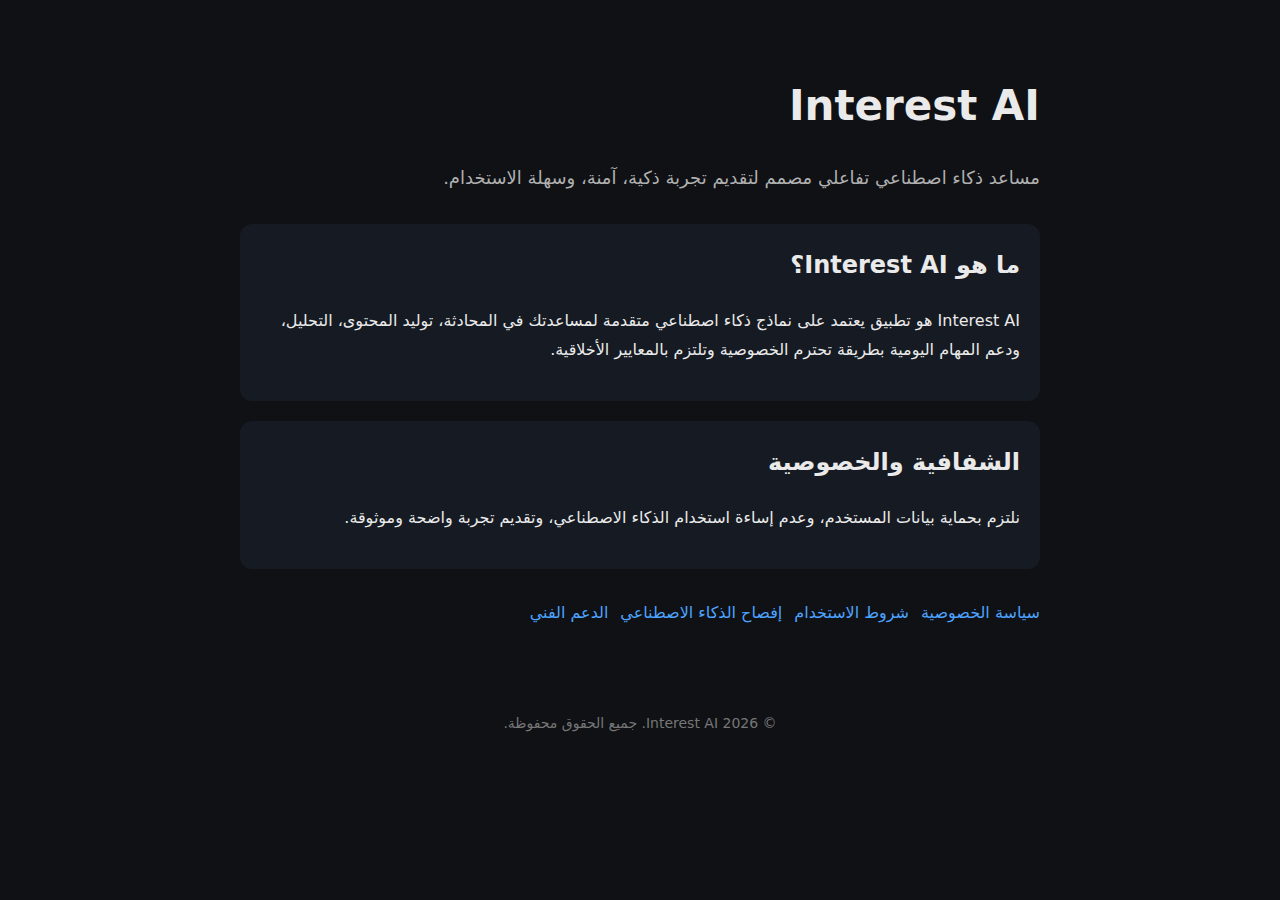
<file: index.html>
<!DOCTYPE html>
<html lang="ar" dir="rtl">
<head>
  <meta charset="UTF-8" />
  <meta name="viewport" content="width=device-width, initial-scale=1.0"/>
  <title>Interest AI</title>

  <!-- SEO -->
  <meta name="description" content="Interest AI هو تطبيق ذكاء اصطناعي تفاعلي يساعدك في المحادثة، التحليل، والإبداع بشكل آمن وحديث." />
  <meta name="robots" content="index, follow" />

  <!-- Styles -->
  <link rel="stylesheet" href="assets/style.css" />
</head>
<body>

  <main class="container">
    <h1>Interest AI</h1>
    <p class="subtitle">
      مساعد ذكاء اصطناعي تفاعلي مصمم لتقديم تجربة ذكية، آمنة، وسهلة الاستخدام.
    </p>

    <section class="card">
      <h2>ما هو Interest AI؟</h2>
      <p>
        Interest AI هو تطبيق يعتمد على نماذج ذكاء اصطناعي متقدمة لمساعدتك في
        المحادثة، توليد المحتوى، التحليل، ودعم المهام اليومية بطريقة تحترم الخصوصية
        وتلتزم بالمعايير الأخلاقية.
      </p>
    </section>

    <section class="card">
      <h2>الشفافية والخصوصية</h2>
      <p>
        نلتزم بحماية بيانات المستخدم، وعدم إساءة استخدام الذكاء الاصطناعي،
        وتقديم تجربة واضحة وموثوقة.
      </p>
    </section>

    <section class="links">
      <a href="privacy.html">سياسة الخصوصية</a>
      <a href="terms.html">شروط الاستخدام</a>
      <a href="ai-disclosure.html">إفصاح الذكاء الاصطناعي</a>
      <a href="support.html">الدعم الفني</a>
    </section>
  </main>

  <footer>
    <p>© 2026 Interest AI. جميع الحقوق محفوظة.</p>
  </footer>

</body>
</html>
</file>
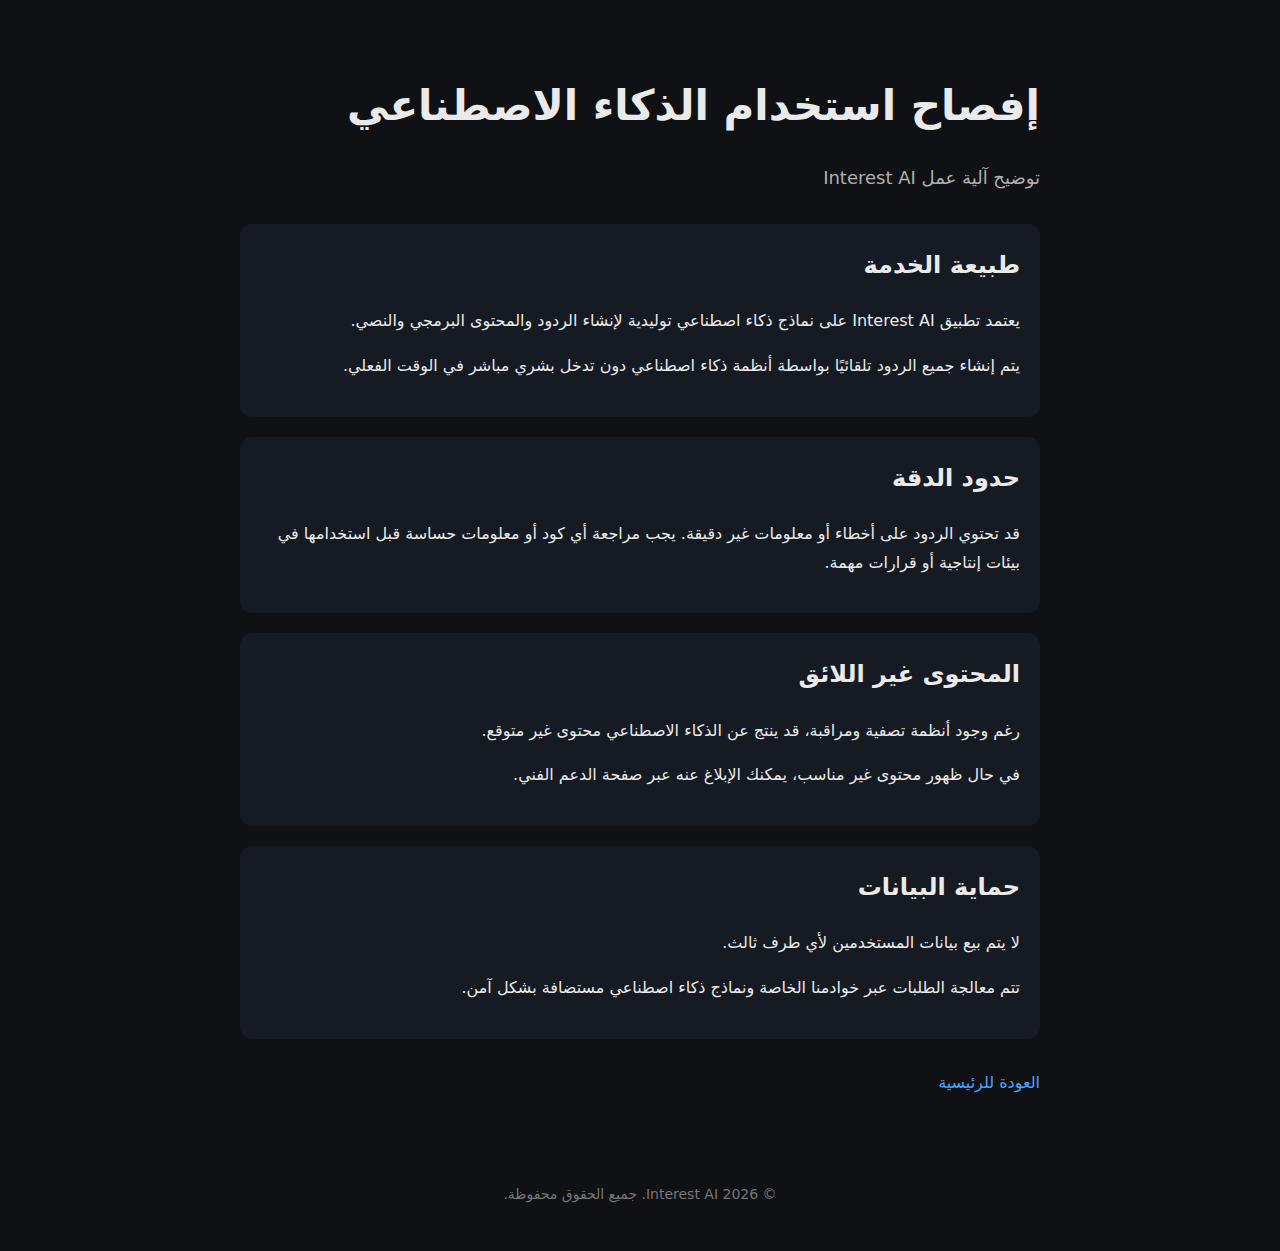
<file: ai-disclosure.html>
<!DOCTYPE html>
<html lang="ar" dir="rtl">
<head>
  <meta charset="UTF-8" />
  <meta name="viewport" content="width=device-width, initial-scale=1.0"/>
  <title>إفصاح الذكاء الاصطناعي - Interest AI</title>
  <link rel="stylesheet" href="assets/style.css" />
</head>
<body>

<main class="container">

  <h1>إفصاح استخدام الذكاء الاصطناعي</h1>
  <p class="subtitle">توضيح آلية عمل Interest AI</p>

  <section class="card">
    <h2>طبيعة الخدمة</h2>
    <p>
      يعتمد تطبيق Interest AI على نماذج ذكاء اصطناعي توليدية
      لإنشاء الردود والمحتوى البرمجي والنصي.
    </p>
    <p>
      يتم إنشاء جميع الردود تلقائيًا بواسطة أنظمة ذكاء اصطناعي
      دون تدخل بشري مباشر في الوقت الفعلي.
    </p>
  </section>

  <section class="card">
    <h2>حدود الدقة</h2>
    <p>
      قد تحتوي الردود على أخطاء أو معلومات غير دقيقة.
      يجب مراجعة أي كود أو معلومات حساسة قبل استخدامها
      في بيئات إنتاجية أو قرارات مهمة.
    </p>
  </section>

  <section class="card">
    <h2>المحتوى غير اللائق</h2>
    <p>
      رغم وجود أنظمة تصفية ومراقبة، قد ينتج عن الذكاء الاصطناعي
      محتوى غير متوقع.
    </p>
    <p>
      في حال ظهور محتوى غير مناسب،
      يمكنك الإبلاغ عنه عبر صفحة الدعم الفني.
    </p>
  </section>

  <section class="card">
    <h2>حماية البيانات</h2>
    <p>
      لا يتم بيع بيانات المستخدمين لأي طرف ثالث.
    </p>
    <p>
      تتم معالجة الطلبات عبر خوادمنا الخاصة
      ونماذج ذكاء اصطناعي مستضافة بشكل آمن.
    </p>
  </section>

  <div class="links">
    <a href="index.html">العودة للرئيسية</a>
  </div>

</main>

<footer>
  <p>© 2026 Interest AI. جميع الحقوق محفوظة.</p>
</footer>

</body>
</html>
</file>
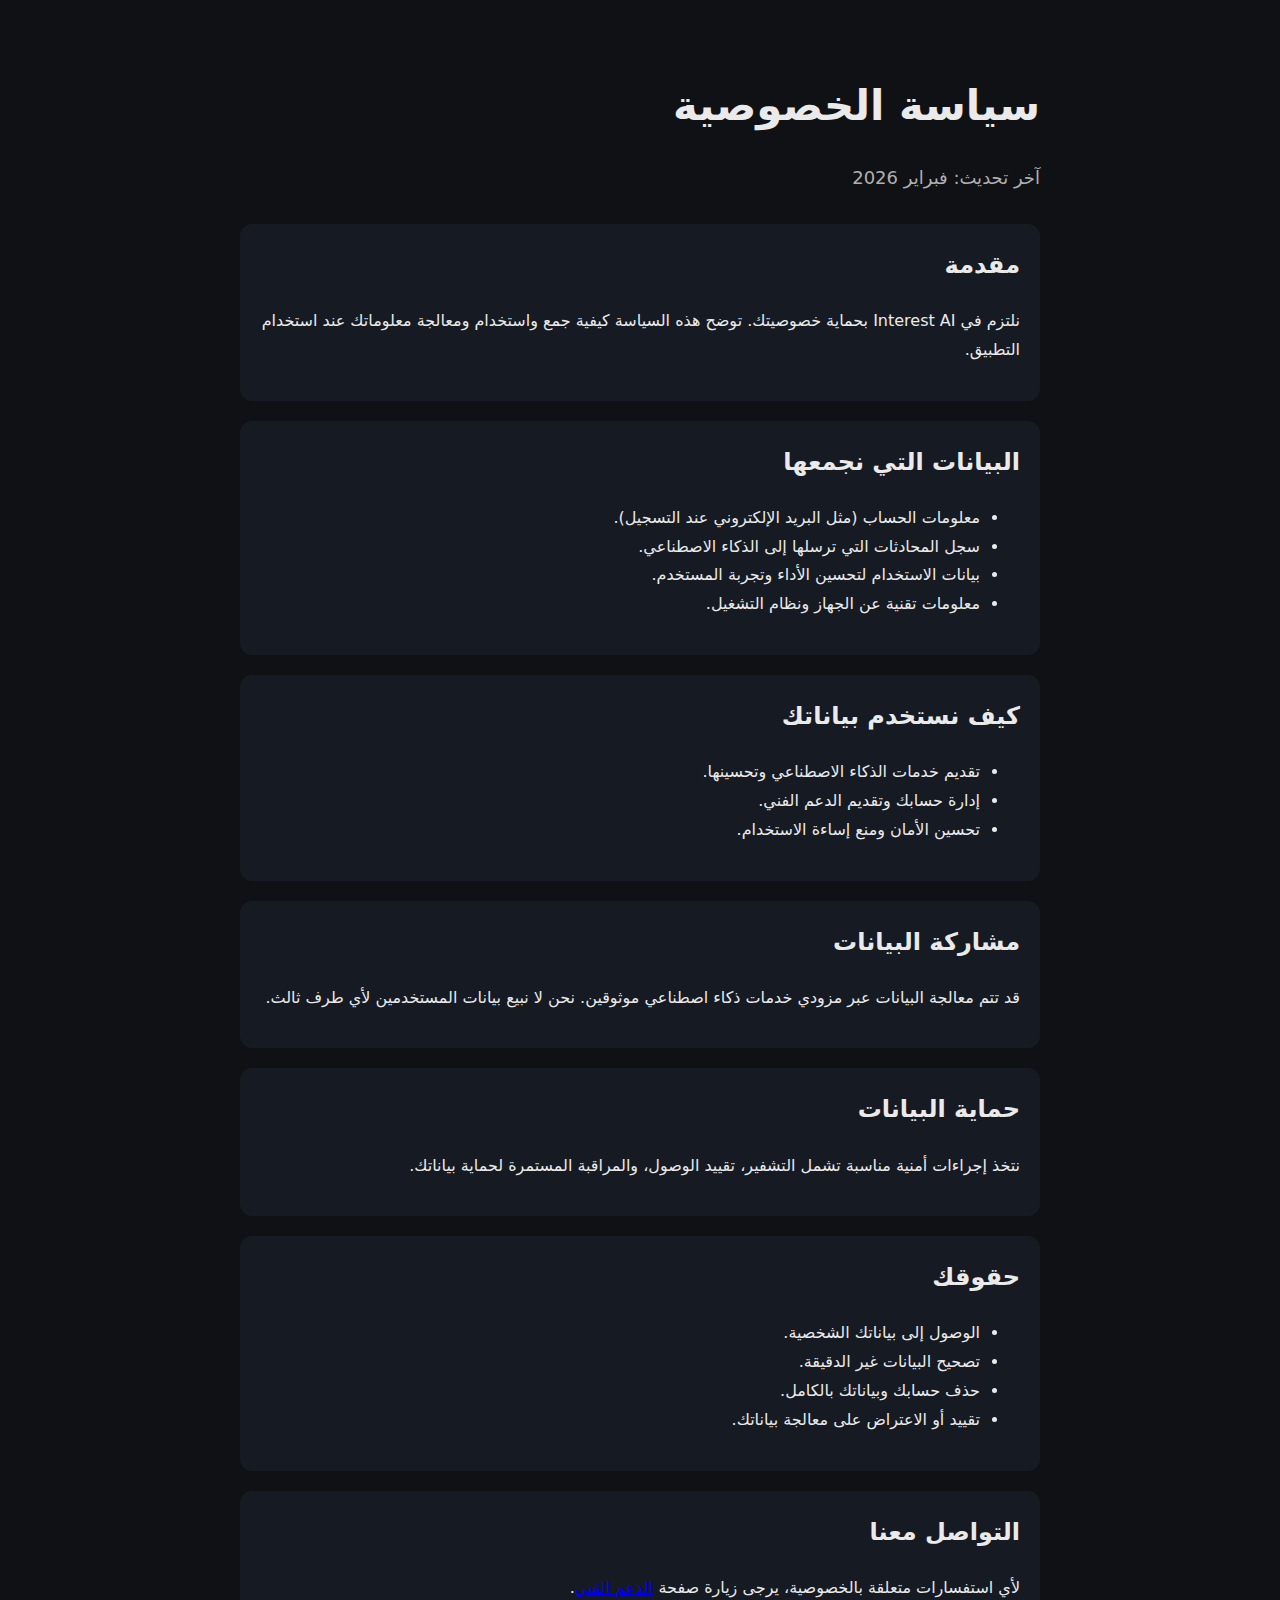
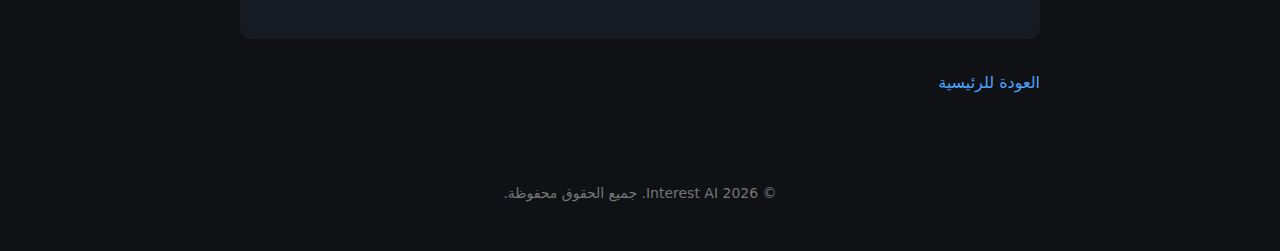
<file: privacy.html>
<!DOCTYPE html>
<html lang="ar" dir="rtl">
<head>
  <meta charset="UTF-8" />
  <meta name="viewport" content="width=device-width, initial-scale=1.0"/>
  <title>سياسة الخصوصية - Interest AI</title>
  <link rel="stylesheet" href="assets/style.css" />
</head>
<body>

<main class="container">

  <h1>سياسة الخصوصية</h1>
  <p class="subtitle">آخر تحديث: فبراير 2026</p>

  <section class="card">
    <h2>مقدمة</h2>
    <p>
      نلتزم في Interest AI بحماية خصوصيتك. توضح هذه السياسة كيفية جمع
      واستخدام ومعالجة معلوماتك عند استخدام التطبيق.
    </p>
  </section>

  <section class="card">
    <h2>البيانات التي نجمعها</h2>
    <ul>
      <li>معلومات الحساب (مثل البريد الإلكتروني عند التسجيل).</li>
      <li>سجل المحادثات التي ترسلها إلى الذكاء الاصطناعي.</li>
      <li>بيانات الاستخدام لتحسين الأداء وتجربة المستخدم.</li>
      <li>معلومات تقنية عن الجهاز ونظام التشغيل.</li>
    </ul>
  </section>

  <section class="card">
    <h2>كيف نستخدم بياناتك</h2>
    <ul>
      <li>تقديم خدمات الذكاء الاصطناعي وتحسينها.</li>
      <li>إدارة حسابك وتقديم الدعم الفني.</li>
      <li>تحسين الأمان ومنع إساءة الاستخدام.</li>
    </ul>
  </section>

  <section class="card">
    <h2>مشاركة البيانات</h2>
    <p>
      قد تتم معالجة البيانات عبر مزودي خدمات ذكاء اصطناعي موثوقين.
      نحن لا نبيع بيانات المستخدمين لأي طرف ثالث.
    </p>
  </section>

  <section class="card">
    <h2>حماية البيانات</h2>
    <p>
      نتخذ إجراءات أمنية مناسبة تشمل التشفير، تقييد الوصول، والمراقبة
      المستمرة لحماية بياناتك.
    </p>
  </section>

  <section class="card">
    <h2>حقوقك</h2>
    <ul>
      <li>الوصول إلى بياناتك الشخصية.</li>
      <li>تصحيح البيانات غير الدقيقة.</li>
      <li>حذف حسابك وبياناتك بالكامل.</li>
      <li>تقييد أو الاعتراض على معالجة بياناتك.</li>
    </ul>
  </section>

  <section class="card">
    <h2>التواصل معنا</h2>
    <p>
      لأي استفسارات متعلقة بالخصوصية، يرجى زيارة صفحة
      <a href="support.html">الدعم الفني</a>.
    </p>
  </section>

  <div class="links">
    <a href="index.html">العودة للرئيسية</a>
  </div>

</main>

<footer>
  <p>© 2026 Interest AI. جميع الحقوق محفوظة.</p>
</footer>

</body>
</html>
</file>
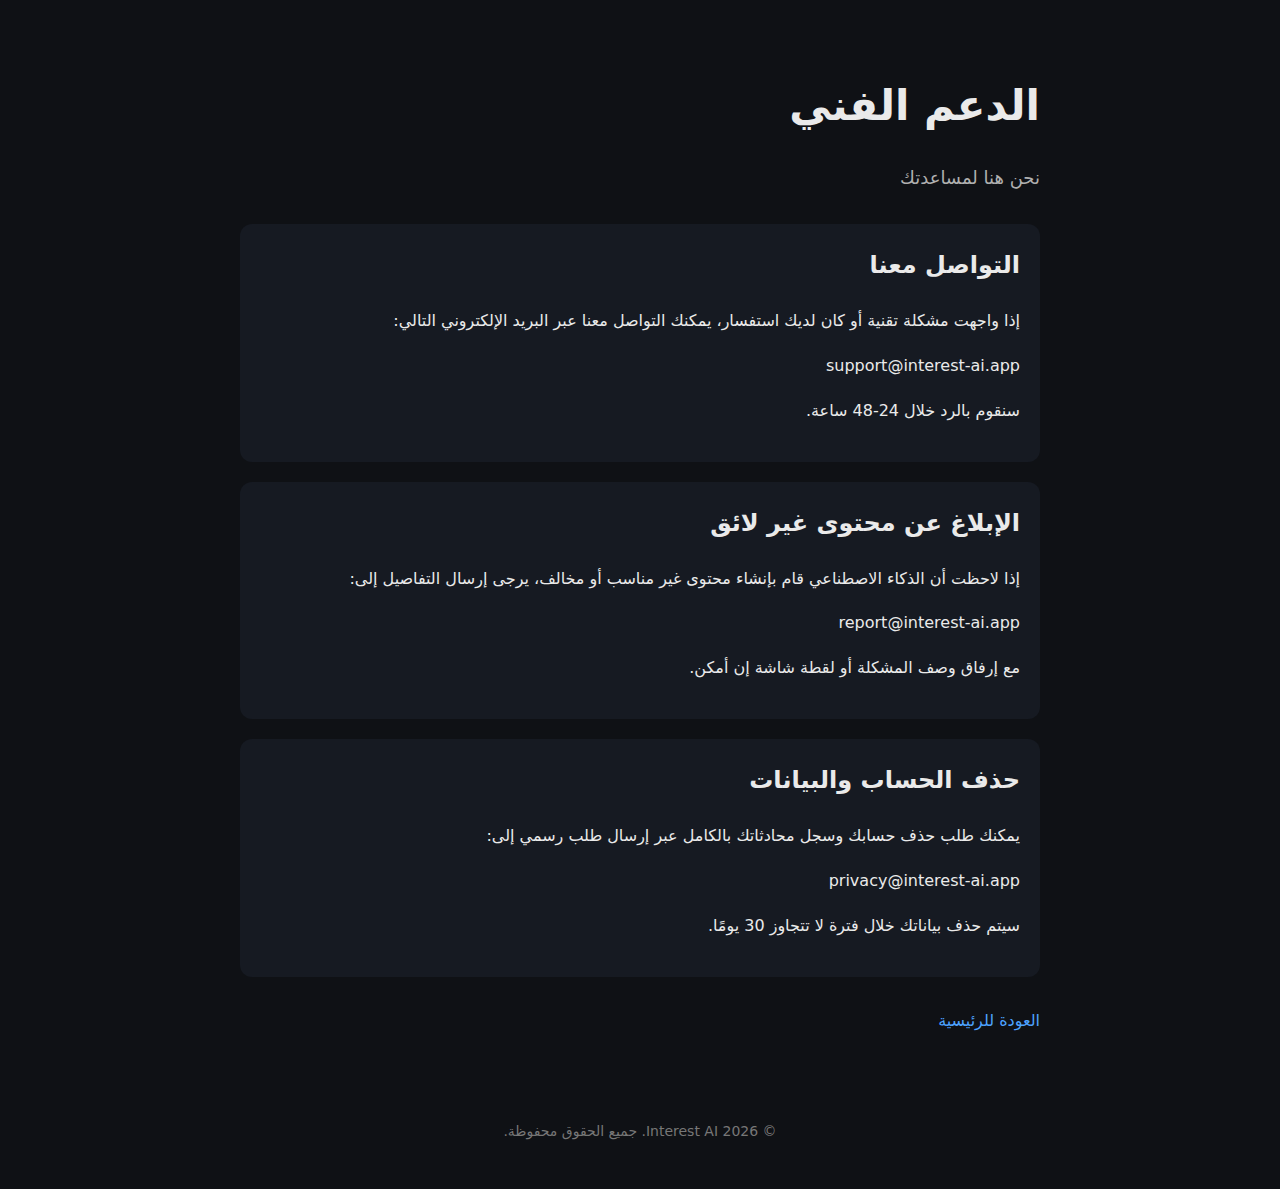
<file: support.html>
<!DOCTYPE html>
<html lang="ar" dir="rtl">
<head>
  <meta charset="UTF-8" />
  <meta name="viewport" content="width=device-width, initial-scale=1.0"/>
  <title>الدعم الفني - Interest AI</title>
  <link rel="stylesheet" href="assets/style.css" />
</head>
<body>

<main class="container">

  <h1>الدعم الفني</h1>
  <p class="subtitle">نحن هنا لمساعدتك</p>

  <section class="card">
    <h2>التواصل معنا</h2>
    <p>
      إذا واجهت مشكلة تقنية أو كان لديك استفسار،
      يمكنك التواصل معنا عبر البريد الإلكتروني التالي:
    </p>

    <p class="highlight">
      support@interest-ai.app
    </p>

    <p>
      سنقوم بالرد خلال 24-48 ساعة.
    </p>
  </section>

  <section class="card">
    <h2>الإبلاغ عن محتوى غير لائق</h2>
    <p>
      إذا لاحظت أن الذكاء الاصطناعي قام بإنشاء محتوى غير مناسب
      أو مخالف، يرجى إرسال التفاصيل إلى:
    </p>

    <p class="highlight">
      report@interest-ai.app
    </p>

    <p>
      مع إرفاق وصف المشكلة أو لقطة شاشة إن أمكن.
    </p>
  </section>

  <section class="card">
    <h2>حذف الحساب والبيانات</h2>
    <p>
      يمكنك طلب حذف حسابك وسجل محادثاتك بالكامل
      عبر إرسال طلب رسمي إلى:
    </p>

    <p class="highlight">
      privacy@interest-ai.app
    </p>

    <p>
      سيتم حذف بياناتك خلال فترة لا تتجاوز 30 يومًا.
    </p>
  </section>

  <div class="links">
    <a href="index.html">العودة للرئيسية</a>
  </div>

</main>

<footer>
  <p>© 2026 Interest AI. جميع الحقوق محفوظة.</p>
</footer>

</body>
</html>
</file>
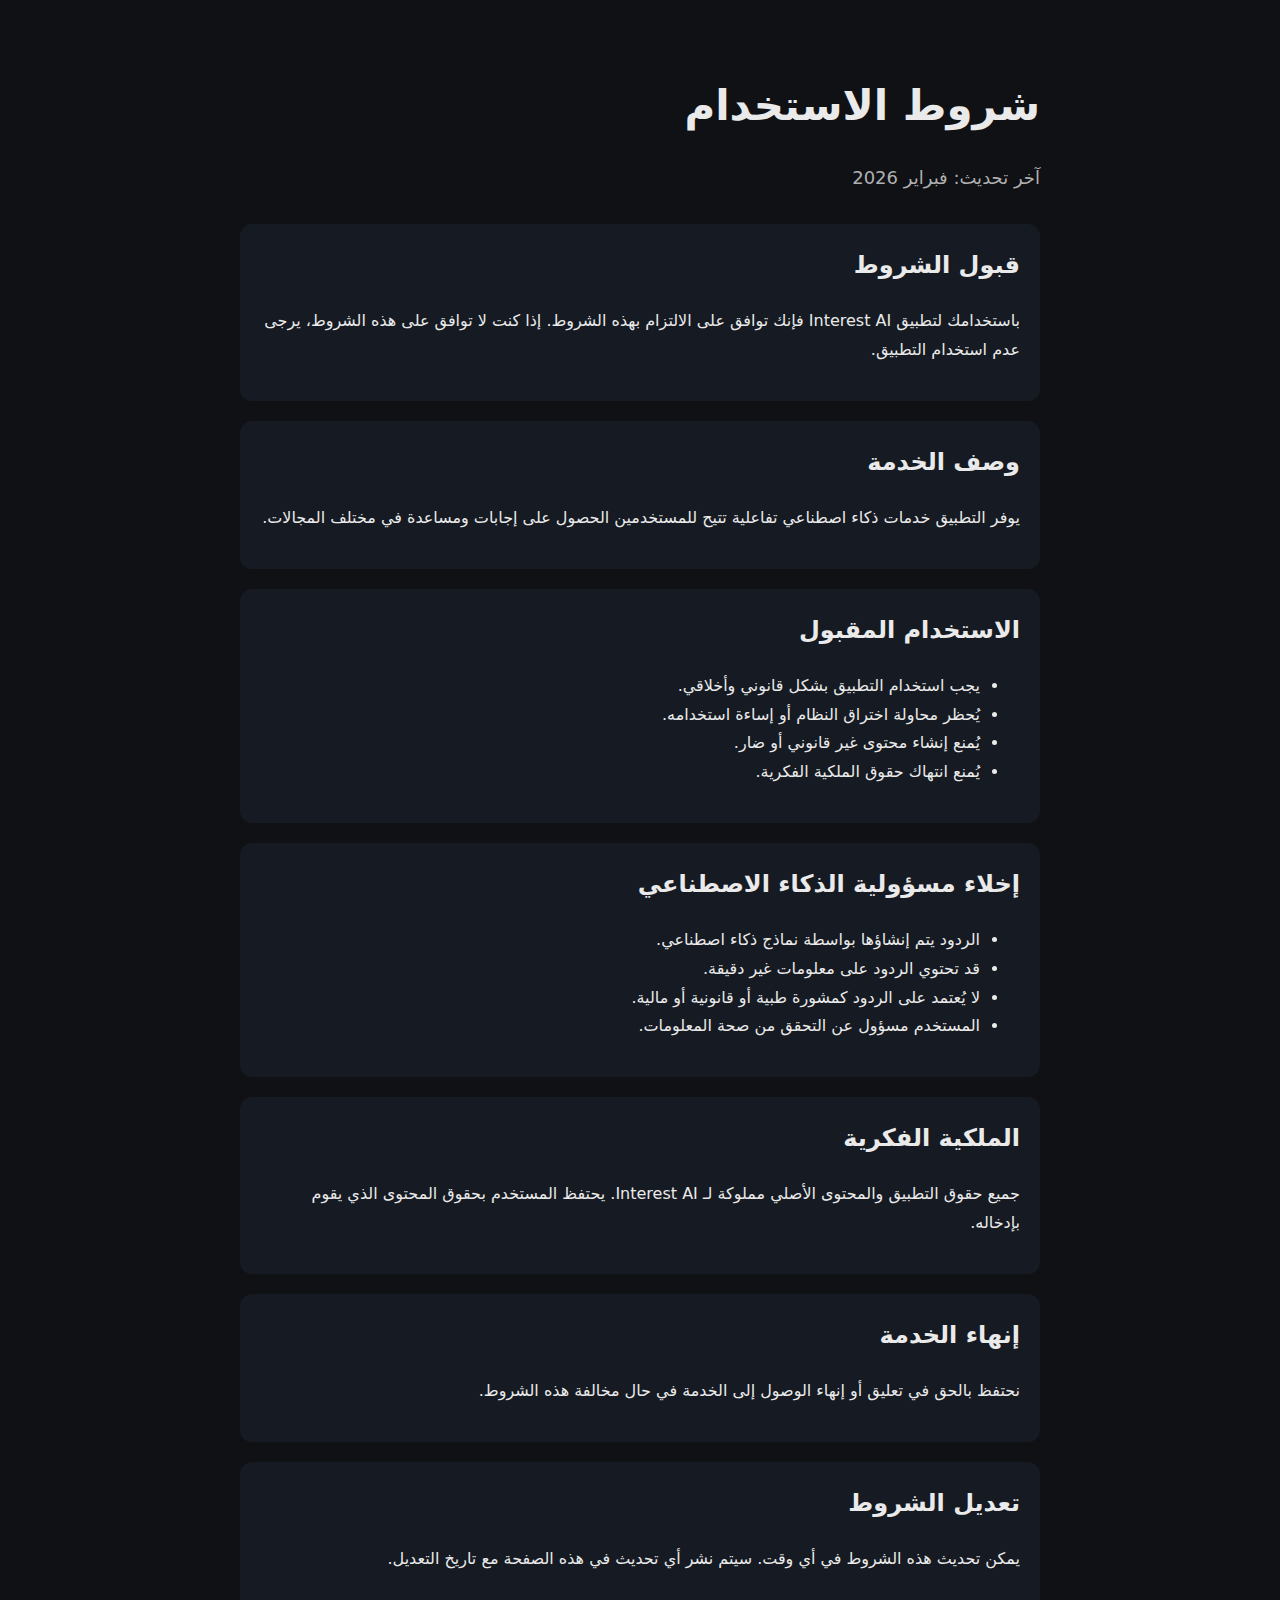
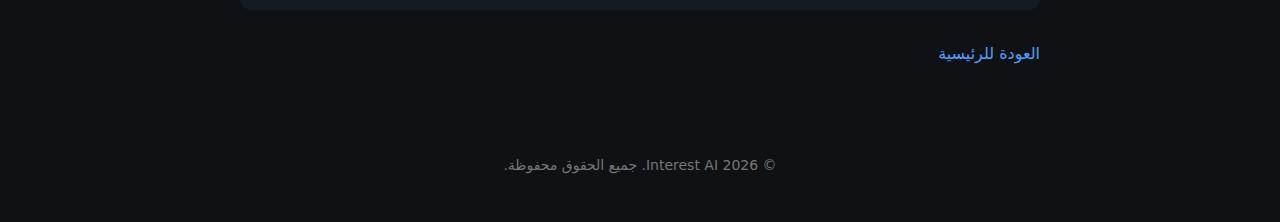
<file: terms.html>
<!DOCTYPE html>
<html lang="ar" dir="rtl">
<head>
  <meta charset="UTF-8" />
  <meta name="viewport" content="width=device-width, initial-scale=1.0"/>
  <title>شروط الاستخدام - Interest AI</title>
  <link rel="stylesheet" href="assets/style.css" />
</head>
<body>

<main class="container">

  <h1>شروط الاستخدام</h1>
  <p class="subtitle">آخر تحديث: فبراير 2026</p>

  <section class="card">
    <h2>قبول الشروط</h2>
    <p>
      باستخدامك لتطبيق Interest AI فإنك توافق على الالتزام بهذه الشروط.
      إذا كنت لا توافق على هذه الشروط، يرجى عدم استخدام التطبيق.
    </p>
  </section>

  <section class="card">
    <h2>وصف الخدمة</h2>
    <p>
      يوفر التطبيق خدمات ذكاء اصطناعي تفاعلية تتيح للمستخدمين
      الحصول على إجابات ومساعدة في مختلف المجالات.
    </p>
  </section>

  <section class="card">
    <h2>الاستخدام المقبول</h2>
    <ul>
      <li>يجب استخدام التطبيق بشكل قانوني وأخلاقي.</li>
      <li>يُحظر محاولة اختراق النظام أو إساءة استخدامه.</li>
      <li>يُمنع إنشاء محتوى غير قانوني أو ضار.</li>
      <li>يُمنع انتهاك حقوق الملكية الفكرية.</li>
    </ul>
  </section>

  <section class="card">
    <h2>إخلاء مسؤولية الذكاء الاصطناعي</h2>
    <ul>
      <li>الردود يتم إنشاؤها بواسطة نماذج ذكاء اصطناعي.</li>
      <li>قد تحتوي الردود على معلومات غير دقيقة.</li>
      <li>لا يُعتمد على الردود كمشورة طبية أو قانونية أو مالية.</li>
      <li>المستخدم مسؤول عن التحقق من صحة المعلومات.</li>
    </ul>
  </section>

  <section class="card">
    <h2>الملكية الفكرية</h2>
    <p>
      جميع حقوق التطبيق والمحتوى الأصلي مملوكة لـ Interest AI.
      يحتفظ المستخدم بحقوق المحتوى الذي يقوم بإدخاله.
    </p>
  </section>

  <section class="card">
    <h2>إنهاء الخدمة</h2>
    <p>
      نحتفظ بالحق في تعليق أو إنهاء الوصول إلى الخدمة
      في حال مخالفة هذه الشروط.
    </p>
  </section>

  <section class="card">
    <h2>تعديل الشروط</h2>
    <p>
      يمكن تحديث هذه الشروط في أي وقت. سيتم نشر أي تحديث
      في هذه الصفحة مع تاريخ التعديل.
    </p>
  </section>

  <div class="links">
    <a href="index.html">العودة للرئيسية</a>
  </div>

</main>

<footer>
  <p>© 2026 Interest AI. جميع الحقوق محفوظة.</p>
</footer>

</body>
</html>
</file>
<file: assets/style.css>
body {
    margin: 0;
    font-family: system-ui, -apple-system, BlinkMacSystemFont, "Segoe UI", sans-serif;
    background: #0f1115;
    color: #eaeaea;
    line-height: 1.8;
  }
  
  .container {
    max-width: 800px;
    margin: auto;
    padding: 40px 20px;
  }
  
  h1 {
    font-size: 42px;
    margin-bottom: 10px;
  }
  
  .subtitle {
    font-size: 18px;
    color: #b0b0b0;
    margin-bottom: 30px;
  }
  
  .card {
    background: #161a22;
    padding: 20px;
    border-radius: 12px;
    margin-bottom: 20px;
  }
  
  .card h2 {
    margin-top: 0;
  }
  
  .links {
    display: flex;
    flex-wrap: wrap;
    gap: 12px;
    margin-top: 30px;
  }
  
  .links a {
    color: #4da3ff;
    text-decoration: none;
  }
  
  .links a:hover {
    text-decoration: underline;
  }
  
  footer {
    text-align: center;
    padding: 30px 10px;
    font-size: 14px;
    color: #777;
  }
</file>
